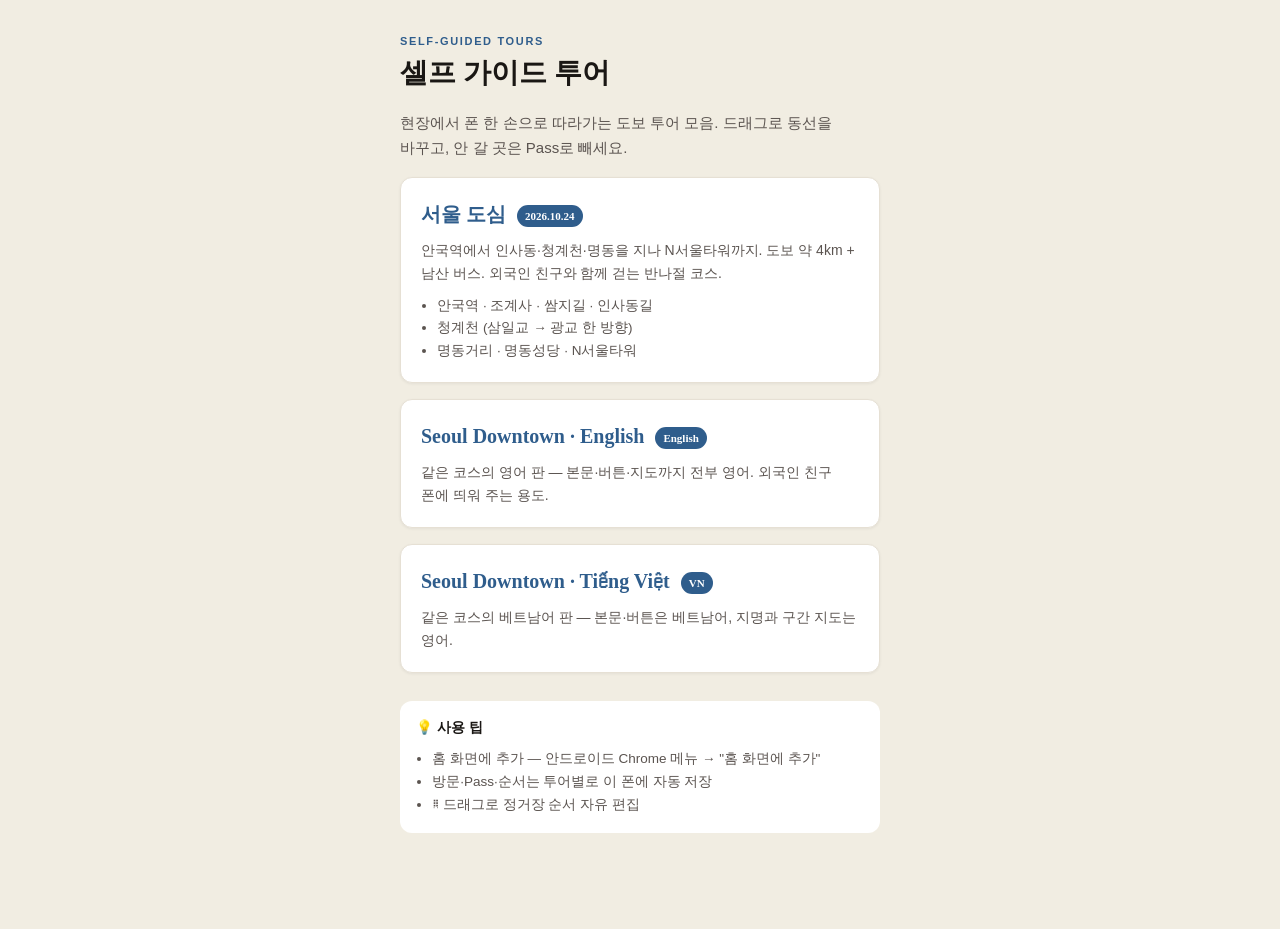
<file: index.html>
<!DOCTYPE html>
<html lang="ko">
<head>
<meta charset="UTF-8">
<meta name="viewport" content="width=device-width, initial-scale=1, viewport-fit=cover">
<meta name="theme-color" content="#2f5d8c">
<title>셀프 가이드 투어</title>
<meta name="description" content="현장에서 폰 한 손으로 따라가는 도보 가이드 투어 모음.">
<link rel="stylesheet" href="navi/navi.css">
<link rel="manifest" href="manifest.json">
<link rel="apple-touch-icon" href="navi/icons/icon-192.png">
<link rel="icon" type="image/png" href="navi/icons/icon-192.png">
<style>
  :root { --accent: #2f5d8c; --accent-soft: #5b85b3; }
  @media (prefers-color-scheme: dark) {
    :root { --accent: #8db8e6; --accent-soft: #6a98c8; }
  }
</style>
</head>
<body>

<div class="landing">
  <div style="font-size: 11px; letter-spacing: 0.15em; text-transform: uppercase; color: var(--accent); font-weight: 700;">Self-Guided Tours</div>
  <h1>셀프 가이드 투어</h1>
  <p class="lead">현장에서 폰 한 손으로 따라가는 도보 투어 모음. 드래그로 동선을 바꾸고, 안 갈 곳은 Pass로 빼세요.</p>

  <a class="version-card" href="seoul-1024/">
    <h3>서울 도심 <span class="tag">2026.10.24</span></h3>
    <p>안국역에서 인사동·청계천·명동을 지나 N서울타워까지. 도보 약 4km + 남산 버스. 외국인 친구와 함께 걷는 반나절 코스.</p>
    <ul>
      <li>안국역 · 조계사 · 쌈지길 · 인사동길</li>
      <li>청계천 (삼일교 → 광교 한 방향)</li>
      <li>명동거리 · 명동성당 · N서울타워</li>
    </ul>
  </a>

  <a class="version-card" href="seoul-1024/eng.html">
    <h3>Seoul Downtown · English <span class="tag">English</span></h3>
    <p>같은 코스의 영어 판 — 본문·버튼·지도까지 전부 영어. 외국인 친구 폰에 띄워 주는 용도.</p>
  </a>

  <a class="version-card" href="seoul-1024/vn.html">
    <h3>Seoul Downtown · Tiếng Việt <span class="tag">VN</span></h3>
    <p>같은 코스의 베트남어 판 — 본문·버튼은 베트남어, 지명과 구간 지도는 영어.</p>
  </a>


  <div style="margin-top: 28px; padding: 16px; background: var(--bg-card); border-radius: var(--radius); font-size: 13.5px; color: var(--ink-soft); line-height: 1.7;">
    <strong style="color: var(--ink);">💡 사용 팁</strong>
    <ul style="margin: 8px 0 0; padding-left: 1.2em;">
      <li>홈 화면에 추가 — 안드로이드 Chrome 메뉴 → "홈 화면에 추가"</li>
      <li>방문·Pass·순서는 투어별로 이 폰에 자동 저장</li>
      <li>⠿ 드래그로 정거장 순서 자유 편집</li>
    </ul>
  </div>
</div>

<script>
  if ('serviceWorker' in navigator) {
    window.addEventListener('load', () => {
      navigator.serviceWorker.register('sw.js').catch((e) => console.warn('SW failed:', e));
    });
  }
</script>
</body>
</html>
</file>
<file: navi/navi.css>
/* ============================================================
   투어 NAVI — 모바일 우선 (공용)
   ============================================================ */

:root {
  --bg:        #faf8f3;
  --bg-card:   #ffffff;
  --bg-walk:   #f1ede2;
  --bg-tram:   #fff4e1;
  --ink:       #1a1714;
  --ink-soft:  #5b5450;
  --ink-mute:  #908882;
  --line:      #e6e0d4;
  --accent:    #b8420a;
  --accent-soft: #d97350;
  --visited:   #4a7c4e;
  --visited-bg: #e8f1e9;
  --shadow-sm: 0 1px 3px rgba(0,0,0,0.06);
  --shadow-md: 0 4px 14px rgba(0,0,0,0.08);
  --radius:    12px;
  --font-serif: ui-serif, Georgia, 'Iowan Old Style', 'Apple Garamond', serif;
  --font-sans: -apple-system, BlinkMacSystemFont, 'Pretendard', 'Apple SD Gothic Neo', 'Segoe UI', sans-serif;
  --bottom-nav-h: 64px;
}

@media (prefers-color-scheme: dark) {
  :root {
    --bg:        #16130f;
    --bg-card:   #211c17;
    --bg-walk:   #2a241c;
    --bg-tram:   #322820;
    --ink:       #f0e9dc;
    --ink-soft:  #b8aea0;
    --ink-mute:  #807870;
    --line:      #3a3128;
    --accent:    #ff8e5c;
    --accent-soft: #d97350;
    --visited:   #88c08c;
    --visited-bg: #1e2a1f;
    --shadow-sm: 0 1px 3px rgba(0,0,0,0.4);
    --shadow-md: 0 4px 14px rgba(0,0,0,0.5);
  }
}

* { box-sizing: border-box; -webkit-tap-highlight-color: transparent; }

html, body {
  margin: 0; padding: 0;
  background: var(--bg);
  color: var(--ink);
  font-family: var(--font-sans);
  font-size: 16px;
  line-height: 1.65;
  word-break: keep-all;
  overflow-wrap: break-word;
}

body {
  padding-bottom: calc(var(--bottom-nav-h) + env(safe-area-inset-bottom));
}

a { color: var(--accent); text-decoration: none; }
a:active { opacity: 0.6; }

/* ====== Header ====== */
.tour-header {
  padding: 24px 20px 16px;
  background: linear-gradient(180deg, var(--bg-card) 0%, var(--bg) 100%);
  border-bottom: 1px solid var(--line);
}
.tour-header .kicker {
  font-size: 11px; letter-spacing: 0.15em; text-transform: uppercase;
  color: var(--accent); font-weight: 700;
}
.tour-header h1 {
  font-family: var(--font-serif);
  font-size: 26px; line-height: 1.25;
  margin: 8px 0 8px;
}
.tour-header .subtitle {
  font-size: 14px; color: var(--ink-soft); margin: 0;
}
.tour-meta {
  display: grid; grid-template-columns: repeat(3, 1fr); gap: 8px;
  margin-top: 16px;
}
.tour-meta .item {
  background: var(--bg-card); padding: 10px 8px;
  border-radius: 8px; text-align: center;
  border: 1px solid var(--line);
}
.tour-meta .val { font-size: 16px; font-weight: 700; color: var(--accent); }
.tour-meta .key { font-size: 11px; color: var(--ink-mute); }

/* ====== Ticket Guide (펼침 카드) ====== */
.ticket-card {
  margin: 0;
  background: var(--bg-card);
  border-bottom: 1px solid var(--line);
}
.ticket-card summary {
  list-style: none;
  cursor: pointer;
  padding: 14px 20px;
  font-size: 14px; font-weight: 600;
  display: flex; align-items: center; gap: 8px;
  color: var(--ink);
  user-select: none;
}
.ticket-card summary::-webkit-details-marker { display: none; }
.ticket-card summary::after {
  content: '▾';
  margin-left: auto;
  color: var(--ink-mute);
  transition: transform 0.2s;
}
.ticket-card[open] summary::after { transform: rotate(180deg); }
.ticket-card .ticket-body {
  padding: 0 20px 20px;
  font-size: 13.5px;
  color: var(--ink-soft);
  line-height: 1.7;
}
.ticket-card .ticket-body table {
  width: 100%; border-collapse: collapse;
  margin: 8px 0 12px;
  font-size: 13px;
}
.ticket-card .ticket-body th,
.ticket-card .ticket-body td {
  text-align: left; padding: 6px 4px;
  border-bottom: 1px solid var(--line);
}
.ticket-card .ticket-body th {
  color: var(--ink-mute); font-size: 11px;
  text-transform: uppercase; letter-spacing: 0.05em;
}
.ticket-card .ticket-body td strong { color: var(--ink); }
.ticket-card .ticket-body .price { font-weight: 700; color: var(--accent); white-space: nowrap; }
.ticket-card .ticket-body h4 {
  font-size: 14px; margin: 14px 0 6px;
  color: var(--ink);
}
.ticket-card .ticket-body ul { margin: 6px 0; padding-left: 1.2em; }
.ticket-card .warning {
  background: var(--bg-tram);
  border-left: 3px solid var(--accent);
  padding: 8px 12px;
  margin: 10px 0;
  font-size: 13px;
  border-radius: 0 6px 6px 0;
}

/* ====== Progress Bar ====== */
.progress-bar {
  position: sticky; top: 0; z-index: 50;
  background: var(--bg);
  padding: 8px 12px 8px 16px;
  border-bottom: 1px solid var(--line);
  display: flex; align-items: center; gap: 8px;
  font-size: 13px;
}
.progress-bar .btn-scroll-top,
.progress-bar .btn-reset-order {
  flex: 0 0 auto;
  min-width: 32px; height: 32px;
  border: 1px solid var(--line);
  background: var(--bg-card);
  color: var(--ink);
  border-radius: 8px;
  font-size: 14px;
  cursor: pointer;
  display: inline-flex; align-items: center; justify-content: center;
  padding: 0 8px;
  font-family: inherit;
}
.progress-bar .btn-scroll-top:active,
.progress-bar .btn-reset-order:active { opacity: 0.55; }
.progress-bar .track {
  flex: 1; height: 6px; background: var(--line);
  border-radius: 999px; overflow: hidden;
}
.progress-bar .fill {
  height: 100%; background: var(--accent); width: 0%;
  transition: width 0.3s ease;
}
.progress-bar .count { color: var(--ink-soft); font-variant-numeric: tabular-nums; }

/* ====== Overview Map (v1) ====== */
.overview-map {
  height: 260px;
  margin: 16px 0;
  border-top: 1px solid var(--line);
  border-bottom: 1px solid var(--line);
}
.overview-map .leaflet-container { background: var(--bg); }

/* ====== Stops ====== */
main { padding: 0; }
.stops { display: flex; flex-direction: column; }

.stop {
  background: var(--bg-card);
  border-top: 1px solid var(--line);
  scroll-margin-top: 56px;
  transition: background 0.3s ease;
}
.stop.visited {
  background: var(--visited-bg);
}

.stop-photo {
  margin: 0; position: relative; aspect-ratio: 16 / 10;
  background: var(--line); overflow: hidden;
}
.stop-photo img {
  width: 100%; height: 100%; object-fit: cover; display: block;
}
.stop-photo .stop-num {
  position: absolute; top: 12px; left: 12px;
  background: var(--accent); color: white;
  font-weight: 700; font-size: 13px;
  padding: 6px 12px; border-radius: 999px;
  letter-spacing: 0.05em;
  box-shadow: var(--shadow-sm);
}
.stop.extension .stop-photo .stop-num { background: var(--ink-soft); }
.stop.terminus .stop-photo .stop-num { background: var(--visited); }

.stop-body { padding: 20px; }
.stop-time {
  font-size: 12px; color: var(--accent);
  font-weight: 600; letter-spacing: 0.05em;
  text-transform: uppercase;
}
.stop-body h2 {
  font-family: var(--font-serif);
  font-size: 22px; line-height: 1.3;
  margin: 4px 0 2px;
}
.stop-pl {
  font-style: italic; color: var(--ink-mute);
  font-size: 14px; margin-bottom: 14px;
}
.stop-body p { margin: 10px 0; font-size: 15.5px; }
.stop-body ul { margin: 8px 0; padding-left: 1.2em; font-size: 14.5px; color: var(--ink-soft); }
.stop-body strong { color: var(--ink); }

/* ====== Stop Actions ====== */
.stop-actions {
  display: flex; gap: 8px; margin-top: 18px;
  flex-wrap: wrap;
}
.stop-actions button,
.stop-actions a {
  flex: 1 1 auto;
  min-height: 44px;
  padding: 0 16px;
  border-radius: 10px;
  border: 1px solid var(--line);
  background: var(--bg);
  color: var(--ink);
  font-size: 14px; font-weight: 600;
  display: inline-flex; align-items: center; justify-content: center; gap: 6px;
  cursor: pointer;
  font-family: inherit;
}
.stop-actions .btn-directions {
  background: var(--accent); color: white; border-color: var(--accent);
  flex: 3 1 0;
  padding: 0 10px;
  font-size: 13px;
}
.stop-actions .btn-directions:active { background: var(--accent-soft); }
.stop-actions .btn-place {
  flex: 0 0 44px;
  min-width: 44px; padding: 0;
  font-size: 18px;
  text-decoration: none;
}
.stop-actions .btn-visit {
  background: var(--bg); color: var(--ink-soft);
  flex: 2 1 0;
  padding: 0 8px;
  font-size: 13px;
}
.stop-actions .btn-visit.checked {
  background: var(--visited); color: white; border-color: var(--visited);
}

/* ====== Walk Segment ====== */
.walk {
  background: var(--bg-walk);
  padding: 16px 20px;
  display: flex; gap: 12px; align-items: flex-start;
  font-size: 14px; color: var(--ink-soft);
  border-top: 1px solid var(--line);
}
.walk.tram { background: var(--bg-tram); }
.walk .arrow {
  flex: 0 0 auto;
  font-size: 20px; color: var(--accent); font-weight: 700;
}
.walk-content { flex: 1; min-width: 0; }
.walk-mode {
  display: inline-block;
  font-size: 12px; font-weight: 700;
  background: var(--accent); color: white;
  padding: 3px 9px; border-radius: 999px;
  margin-bottom: 6px;
  text-transform: uppercase; letter-spacing: 0.05em;
}
.walk.tram .walk-mode { background: #c87a1f; }
.walk-text { line-height: 1.55; }
.walk-text strong { color: var(--ink); }

/* iframe (v2) */
.walk-map {
  margin-top: 12px;
  border-radius: var(--radius); overflow: hidden;
  border: 1px solid var(--line);
}
.walk-map iframe {
  width: 100%; height: 260px; border: 0; display: block;
}

/* ====== Bottom Fixed Nav ====== */
.bottom-nav {
  position: fixed; left: 0; right: 0; bottom: 0; z-index: 100;
  height: calc(var(--bottom-nav-h) + env(safe-area-inset-bottom));
  padding-bottom: env(safe-area-inset-bottom);
  background: var(--bg-card);
  border-top: 1px solid var(--line);
  display: grid; grid-template-columns: 1fr auto 1fr;
  align-items: center;
  box-shadow: 0 -2px 12px rgba(0,0,0,0.06);
}
.bottom-nav button {
  height: var(--bottom-nav-h);
  background: transparent; border: 0;
  font-family: inherit; font-size: 13px; font-weight: 600;
  color: var(--ink); cursor: pointer;
  display: flex; flex-direction: column; align-items: center; justify-content: center; gap: 2px;
  padding: 0 12px;
}
.bottom-nav button:disabled { color: var(--ink-mute); opacity: 0.45; }
.bottom-nav button .label { font-size: 11px; color: var(--ink-mute); font-weight: 500; }
.bottom-nav button .target { font-size: 13px; }
.bottom-nav .center {
  text-align: center; font-variant-numeric: tabular-nums;
  font-size: 13px; color: var(--ink-soft);
  padding: 0 16px;
}
.bottom-nav .center .current { font-weight: 700; color: var(--accent); font-size: 18px; }

/* ====== Footer ====== */
.tour-footer {
  padding: 24px 20px;
  background: var(--bg);
  text-align: center;
  font-size: 13px; color: var(--ink-mute);
  border-top: 1px solid var(--line);
}

/* ====== Index (랜딩) ====== */
.landing { padding: 32px 20px; max-width: 520px; margin: 0 auto; }
.landing h1 {
  font-family: var(--font-serif);
  font-size: 28px; margin: 0 0 8px;
}
.landing .lead { color: var(--ink-soft); font-size: 15px; }
.version-card {
  display: block;
  margin: 16px 0;
  padding: 20px;
  background: var(--bg-card);
  border: 1px solid var(--line);
  border-radius: var(--radius);
  box-shadow: var(--shadow-sm);
  color: var(--ink);
}
.version-card:active { transform: scale(0.98); }
.version-card h3 {
  font-family: var(--font-serif);
  font-size: 20px; margin: 0 0 4px;
  color: var(--accent);
}
.version-card .tag {
  display: inline-block; font-size: 11px;
  background: var(--accent); color: white;
  padding: 2px 8px; border-radius: 999px;
  margin-left: 6px; vertical-align: middle;
}
.version-card p { margin: 8px 0 0; font-size: 14px; color: var(--ink-soft); }
.version-card ul { margin: 10px 0 0; padding-left: 1.2em; font-size: 13.5px; color: var(--ink-soft); }

/* ====== v3-Flex 전용 ====== */
.v3-stop { position: relative; }
.v3-stop .stop-toolbar {
  position: absolute; top: 8px; right: 8px;
  z-index: 10;
}
.v3-stop .btn-pass {
  height: 36px; padding: 0 12px;
  border-radius: 999px;
  background: rgba(0, 0, 0, 0.55);
  color: white;
  border: 0;
  font-size: 13px; font-weight: 600;
  cursor: pointer;
  font-family: inherit;
  box-shadow: 0 2px 6px rgba(0,0,0,0.2);
}
.v3-stop .btn-pass:active { opacity: 0.7; }
.v3-stop.passed {
  opacity: 0.55;
}
.v3-stop.passed .stop-photo img {
  filter: grayscale(1) brightness(0.85);
}
.v3-stop.passed .stop-body { color: var(--ink-mute); }
.v3-stop.passed .stop-body h2,
.v3-stop.passed .stop-body strong { color: var(--ink-mute); }
.v3-stop.passed .btn-pass {
  background: var(--accent);
}
.v3-stop.passed .btn-directions {
  background: var(--ink-mute); border-color: var(--ink-mute); opacity: 0.6;
}

/* Sortable 드래그 중 표시 */
.sortable-ghost { opacity: 0.4; background: var(--bg-walk) !important; }
.sortable-drag {
  box-shadow: 0 10px 30px rgba(0,0,0,0.35);
  border-radius: 10px;
  overflow: hidden;
}

/* 편집 시트 */
.btn-edit-sheet {
  flex: 0 0 auto;
  min-height: 32px; padding: 0 12px;
  border: 1px solid var(--accent);
  background: var(--accent);
  color: white;
  border-radius: 8px;
  font-size: 12.5px; font-weight: 600;
  cursor: pointer; font-family: inherit;
  white-space: nowrap;
}
.btn-edit-sheet:active { opacity: 0.7; }

/* Bottom Sheet — 화면 하단에서 슬라이드 업 (최상단 z-index) */
.edit-sheet {
  position: fixed;
  left: 0; right: 0; bottom: 0;
  z-index: 9999;
  background: var(--bg-card);
  border-top: 1px solid var(--line);
  border-radius: 18px 18px 0 0;
  box-shadow: 0 -10px 30px rgba(0,0,0,0.25);
  transform: translateY(100%);
  transition: transform 0.3s ease;
  max-height: 55vh;
  display: flex; flex-direction: column;
  padding: 0 16px;
  padding-bottom: env(safe-area-inset-bottom);
}
.edit-sheet.open {
  transform: translateY(0);
}

/* 시트 열린 동안 미니맵을 화면 상단에 고정 (Leaflet의 position: relative 덮어씀) */
.overview-map.floating {
  position: fixed !important;
  top: 0; left: 0; right: 0;
  z-index: 9998 !important;
  height: 40vh;
  background: var(--bg);
  border-bottom: 2px solid var(--line);
  box-shadow: 0 4px 12px rgba(0,0,0,0.15);
}
body.sheet-open {
  overflow: hidden;
  touch-action: none;
}
@media (min-width: 720px) {
  .overview-map.floating {
    left: 50%;
    transform: translateX(-50%);
    width: 100%; max-width: 640px;
  }
}
.edit-sheet::before {
  content: '';
  display: block;
  width: 40px; height: 4px;
  background: var(--line);
  border-radius: 2px;
  margin: 8px auto;
  flex: 0 0 auto;
}
.edit-sheet .sheet-help {
  font-size: 12px; color: var(--ink-soft);
  padding: 4px 0 10px;
  line-height: 1.55;
  flex: 0 0 auto;
}
.sheet-list {
  display: flex; flex-direction: column;
  gap: 4px;
  flex: 1 1 auto;
  overflow-y: auto;
  padding-bottom: 8px;
  -webkit-overflow-scrolling: touch;
}
@media (min-width: 720px) {
  .edit-sheet {
    left: 50%; right: auto;
    width: 100%; max-width: 640px;
    transform: translate(-50%, 100%);
  }
  .edit-sheet.open { transform: translate(-50%, 0); }
}
.sheet-row {
  display: flex; align-items: center; gap: 10px;
  padding: 8px 10px;
  background: var(--bg);
  border: 1px solid var(--line);
  border-radius: 8px;
  font-size: 14px;
  user-select: none;
  touch-action: pan-y;
}
.sheet-row.passed { opacity: 0.45; background: var(--bg-walk); }
.sheet-row.passed .sheet-num { color: var(--ink-mute); }
.sheet-row.passed .sheet-name { text-decoration: line-through; color: var(--ink-mute); }
.sheet-handle {
  flex: 0 0 auto;
  width: 32px; height: 32px;
  display: flex; align-items: center; justify-content: center;
  font-size: 18px; color: var(--ink-mute);
  cursor: grab;
  touch-action: none;
  border-radius: 6px;
}
.sheet-handle:active { background: var(--line); cursor: grabbing; }
.sheet-num {
  flex: 0 0 auto;
  min-width: 30px;
  font-weight: 700; color: var(--accent);
  font-variant-numeric: tabular-nums;
  text-align: center;
}
.sheet-name {
  flex: 1; min-width: 0;
  overflow: hidden; text-overflow: ellipsis; white-space: nowrap;
  color: var(--ink);
}
.sheet-visit,
.sheet-pass {
  flex: 0 0 auto;
  width: 32px; height: 32px;
  border: 1px solid var(--line);
  background: var(--bg-card);
  color: var(--ink-soft);
  border-radius: 6px;
  cursor: pointer;
  font-family: inherit; font-size: 14px;
}
.sheet-row.visited .sheet-visit { background: var(--visited); color: white; border-color: var(--visited); }
.sheet-row.passed .sheet-pass { background: var(--accent); color: white; border-color: var(--accent); }
.sheet-row.passed .sheet-visit { opacity: 0.4; pointer-events: none; }
.btn-close-sheet {
  width: 100%;
  margin: 10px 0;
  padding: 12px;
  border: 1px solid var(--line);
  background: var(--bg);
  color: var(--ink);
  border-radius: 8px;
  font-size: 13px; font-weight: 600;
  cursor: pointer; font-family: inherit;
  flex: 0 0 auto;
}
/* 시트가 떠 있을 때 본문 위 어둡게 (미니맵·시트 사이 빈 곳) */
.sheet-backdrop {
  position: fixed; inset: 0;
  background: rgba(0,0,0,0);
  z-index: 9997;
  pointer-events: none;
  transition: background 0.3s ease;
}
.sheet-backdrop.open {
  background: rgba(0,0,0,0.4);
  pointer-events: auto;
}

/* v3-walk: 도보 문구 없는 임베드만 */
.v3-walk {
  padding: 12px 16px;
  background: var(--bg-walk);
}
.v3-walk .walk-content { display: block; }
.v3-walk .walk-label {
  display: inline-block;
  font-size: 12px; font-weight: 700;
  background: var(--accent); color: white;
  padding: 3px 10px; border-radius: 999px;
  margin-bottom: 8px;
  letter-spacing: 0.05em;
  font-variant-numeric: tabular-nums;
}
.v3-walk .walk-map {
  border-radius: var(--radius);
  overflow: hidden;
  border: 1px solid var(--line);
}
.v3-walk .walk-map iframe {
  width: 100%; height: 300px; border: 0; display: block;
}

/* ====== Tablet+ (단순화: 모바일 폭 유지, 양옆 여백) ====== */
@media (min-width: 720px) {
  body > .tour-header,
  body > .progress-bar,
  body > main,
  body > .tour-footer {
    max-width: 640px;
    margin-left: auto;
    margin-right: auto;
  }
  body { background: var(--bg-walk); }
  main { background: var(--bg); }
  .tour-header { background: var(--bg-card); }
  .bottom-nav {
    left: 50%; right: auto;
    transform: translateX(-50%);
    width: 100%; max-width: 640px;
  }
}

/* ====== tour 확장: 제안 배지 · 사진 출처 · 정보표 · 팁 · 영어 요약 ====== */
.stop-photo .stop-tag {
  position: absolute; top: 12px; left: 50%; transform: translateX(-50%);
  background: rgba(255, 255, 255, 0.92); color: var(--accent);
  font-size: 12px; font-weight: 700;
  padding: 5px 10px; border-radius: 999px;
  box-shadow: var(--shadow-sm);
  white-space: nowrap;
}
.stop-photo figcaption {
  position: absolute; right: 0; bottom: 0;
  max-width: 100%;
  padding: 2px 8px;
  font-size: 10px; line-height: 1.5;
  color: rgba(255, 255, 255, 0.85);
  background: rgba(0, 0, 0, 0.45);
  border-top-left-radius: 6px;
  overflow: hidden; text-overflow: ellipsis; white-space: nowrap;
}
.stop-photo figcaption a { color: inherit; text-decoration: underline; }

.stop-info {
  display: grid; grid-template-columns: auto 1fr;
  gap: 4px 12px;
  margin: 0 0 14px;
  padding: 10px 12px;
  background: var(--bg);
  border: 1px solid var(--line);
  border-radius: 8px;
  font-size: 13.5px;
}
.stop-info dt { color: var(--ink-mute); font-weight: 600; white-space: nowrap; }
.stop-info dd { margin: 0; color: var(--ink-soft); }

.stop-body ul.stop-tips {
  list-style: none; padding: 10px 12px; margin: 14px 0 0;
  background: var(--bg-tram);
  border-left: 3px solid var(--accent);
  border-radius: 0 8px 8px 0;
}
.stop-body ul.stop-tips li { margin: 4px 0; }
.stop-body ul.stop-tips li::before { content: '💡 '; }

.stop-en {
  margin-top: 14px;
  border: 1px solid var(--line);
  border-radius: 8px;
  background: var(--bg);
}
.stop-en summary {
  cursor: pointer; list-style: none;
  padding: 10px 12px;
  font-size: 13px; font-weight: 600; color: var(--ink-soft);
}
.stop-en summary::-webkit-details-marker { display: none; }
.stop-en[open] summary { border-bottom: 1px solid var(--line); }
.stop-body .stop-en p { margin: 0; padding: 10px 12px; font-size: 14.5px; line-height: 1.6; }

.v3-walk .walk-head { display: flex; align-items: center; gap: 6px; flex-wrap: wrap; margin-bottom: 6px; }
.v3-walk .walk-head .walk-label { margin-bottom: 0; }
.v3-walk .walk-mode {
  margin-bottom: 0;
  background: transparent; color: var(--accent);
  border: 1px solid var(--accent);
  text-transform: none; letter-spacing: 0;
}
.v3-walk.tram .walk-mode { background: transparent; color: #c87a1f; border-color: #c87a1f; }
.v3-walk .walk-text { font-size: 14px; }
.v3-walk .walk-map { margin-top: 10px; }

.sheet-tag { font-style: normal; font-size: 11px; color: var(--accent); font-weight: 700; }

/* 도심 투어는 정거장이 촘촘해서 지도를 조금 더 크게 */
.overview-map { height: 340px; }

/* 구간 미니맵 (카카오 투어 — 구글 임베드 대신 Leaflet으로 경로를 그림) */
.v3-walk .walk-mini { position: relative; }
.walk-mini-map { height: 220px; }
.walk-mini-map.leaflet-container { cursor: pointer; background: var(--bg-walk); }
.walk-mini-hint {
  position: absolute; top: 8px; left: 8px; z-index: 900;
  padding: 3px 9px; border-radius: 999px;
  background: rgba(255, 255, 255, 0.92); color: #333;
  font-size: 11.5px; font-weight: 600;
  box-shadow: var(--shadow-sm);
  pointer-events: none;
}

/* 구간 경로 캡처 이미지 (카카오맵) */
.v3-walk .walk-capture { position: relative; display: block; }
.v3-walk .walk-capture img { display: block; width: 100%; height: auto; }
.v3-walk .walk-map-caption { margin-top: 6px; font-size: 11.5px; color: var(--ink-mute); }

/* 지도 위 번호 점 (카카오 CustomOverlay / Leaflet divIcon 공용) */
.map-dot {
  border-radius: 50%; color: white; font-weight: 700;
  display: flex; align-items: center; justify-content: center;
  border: 2px solid white; box-shadow: 0 2px 6px rgba(0,0,0,0.3);
  box-sizing: border-box; font-family: var(--font-sans);
}
.map-dot-wrap { background: none; border: 0; }
.walk-mini-map { height: 240px; }
</file>
